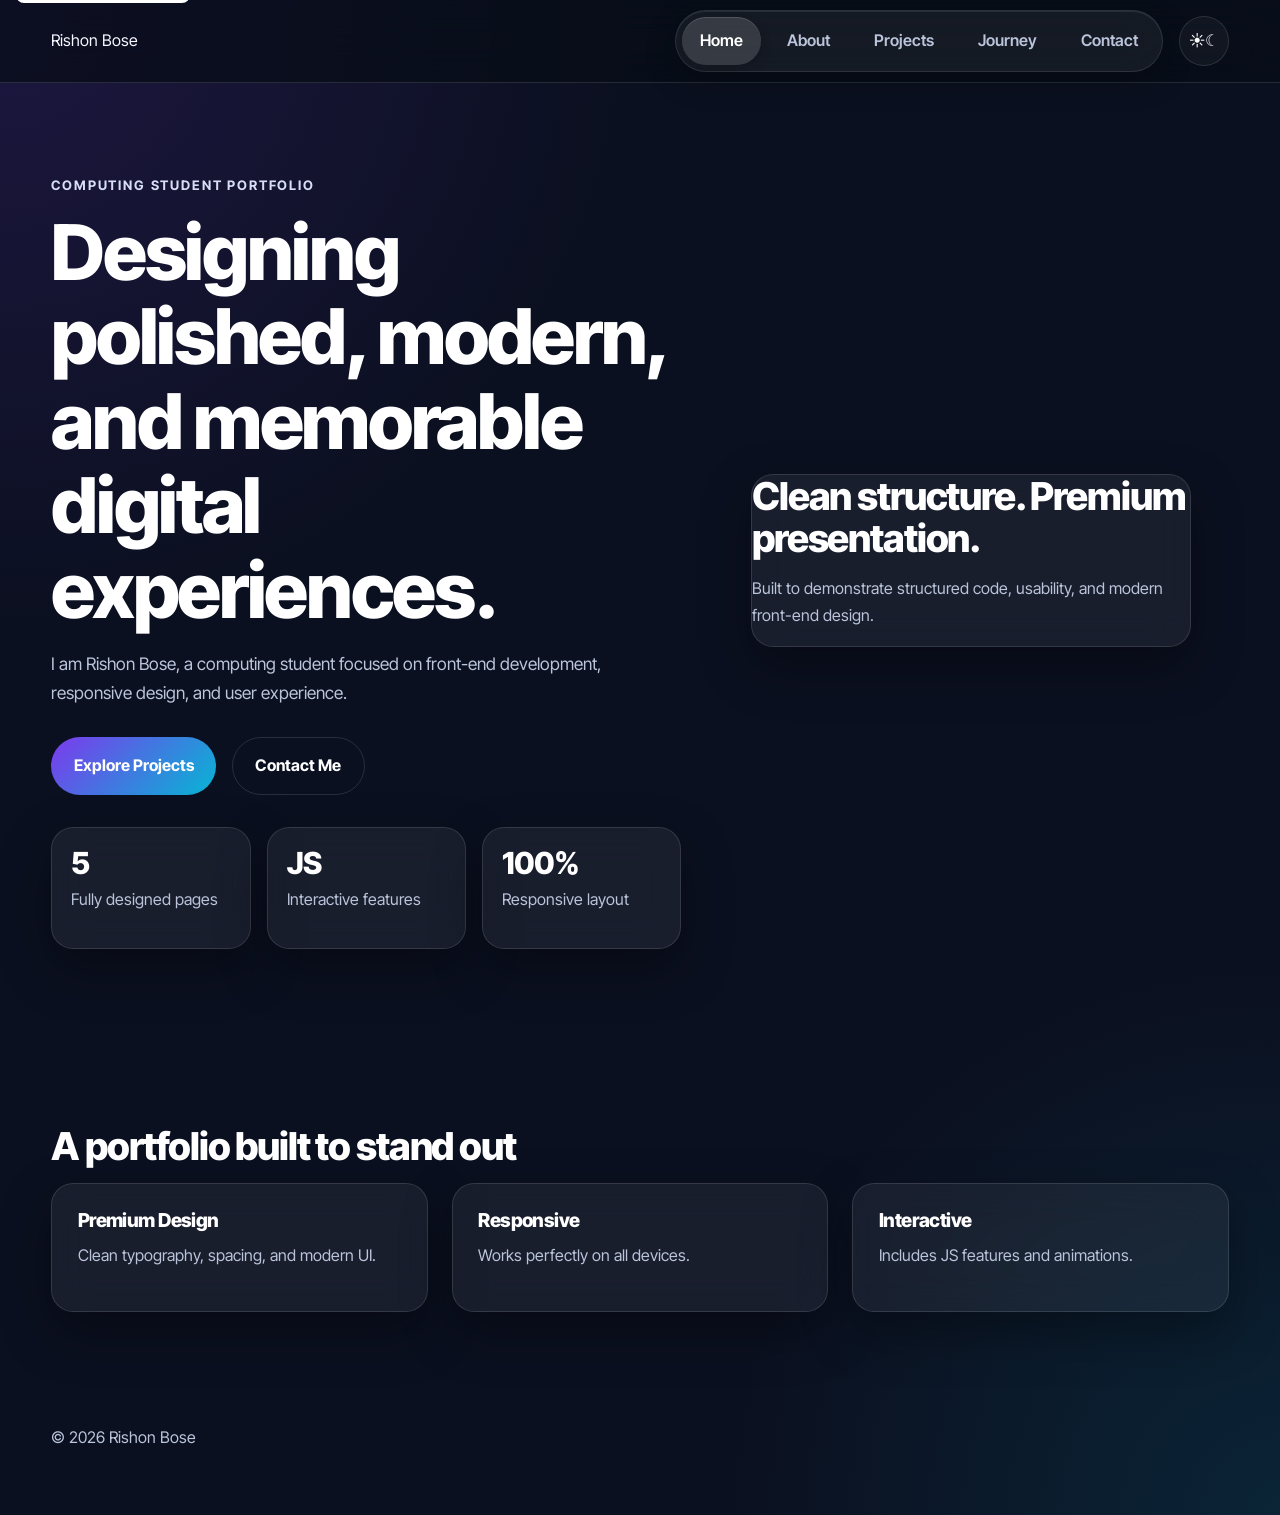
<file: index.html>
<!DOCTYPE html>
<html lang="en">
<head>
  <meta charset="UTF-8">
  <meta name="viewport" content="width=device-width, initial-scale=1.0">
  <title>Rishon Bose | Portfolio</title>

  <!-- Google Font -->
  <link href="https://fonts.googleapis.com/css2?family=Inter+Tight:wght@400;500;600;700;800&display=swap" rel="stylesheet">

  <!-- ✅ FIXED CSS -->
  <link rel="stylesheet" href="style.css">
</head>

<body data-page="home">

  <a class="skip-link" href="#main-content">Skip to main content</a>

  <!-- HEADER -->
  <header class="site-header">
    <div class="container nav-wrapper">
      <a class="brand-text" href="index.html">Rishon Bose</a>

      <button class="menu-toggle">
        <span></span>
        <span></span>
        <span></span>
      </button>

      <nav class="site-nav">
        <ul class="nav-list">
          <li><a class="nav-link active" href="index.html">Home</a></li>
          <li><a class="nav-link" href="about.html">About</a></li>
          <li><a class="nav-link" href="projects.html">Projects</a></li>
          <li><a class="nav-link" href="journey.html">Journey</a></li>
          <li><a class="nav-link" href="contact.html">Contact</a></li>
        </ul>

        <button class="theme-toggle">
          <span>☀</span>
          <span>☾</span>
        </button>
      </nav>
    </div>
  </header>

  <!-- MAIN -->
  <main id="main-content">

    <!-- HERO -->
    <section class="hero section">
      <div class="container hero-grid">

        <div class="hero-copy">
          <p class="eyebrow">Computing Student Portfolio</p>
          <h1>Designing polished, modern, and memorable digital experiences.</h1>

          <p class="lead">
            I am Rishon Bose, a computing student focused on front-end development,
            responsive design, and user experience.
          </p>

          <div class="button-row">
            <a class="btn btn-primary" href="projects.html">Explore Projects</a>
            <a class="btn btn-secondary" href="contact.html">Contact Me</a>
          </div>

          <div class="hero-meta">
            <div class="metric-card glass-card">
              <h2>5</h2>
              <p>Fully designed pages</p>
            </div>

            <div class="metric-card glass-card">
              <h2>JS</h2>
              <p>Interactive features</p>
            </div>

            <div class="metric-card glass-card">
              <h2>100%</h2>
              <p>Responsive layout</p>
            </div>
          </div>
        </div>

        <div class="hero-visual">
          <div class="glass-card hero-panel">
            <h2>Clean structure. Premium presentation.</h2>
            <p>
              Built to demonstrate structured code, usability,
              and modern front-end design.
            </p>
          </div>
        </div>

      </div>
    </section>

    <!-- OVERVIEW -->
    <section class="section">
      <div class="container">

        <h2>A portfolio built to stand out</h2>

        <div class="feature-grid">

          <div class="glass-card feature-card">
            <h3>Premium Design</h3>
            <p>Clean typography, spacing, and modern UI.</p>
          </div>

          <div class="glass-card feature-card">
            <h3>Responsive</h3>
            <p>Works perfectly on all devices.</p>
          </div>

          <div class="glass-card feature-card">
            <h3>Interactive</h3>
            <p>Includes JS features and animations.</p>
          </div>

        </div>

      </div>
    </section>

  </main>

  <!-- FOOTER -->
  <footer class="site-footer">
    <div class="container">
      <p>© 2026 Rishon Bose</p>
    </div>
  </footer>

  <!-- BACK TO TOP -->
  <button class="back-to-top">↑</button>

  <script src="script.js"></script>

</body>
</html>
</file>
<file: style.css>
:root {
  --bg: #0b1020;
  --bg-soft: #11192e;
  --surface: rgba(255, 255, 255, 0.06);
  --surface-strong: rgba(255, 255, 255, 0.1);
  --border: rgba(255, 255, 255, 0.12);
  --text: #f4f7ff;
  --text-soft: #bac4da;
  --heading: #ffffff;
  --accent-1: #7c3aed;
  --accent-2: #06b6d4;
  --gradient: linear-gradient(135deg, #7c3aed, #06b6d4);
  --radius: 22px;
  --shadow: 0 20px 50px rgba(0, 0, 0, 0.35);
  --container: 1180px;
  --transition: 0.3s ease;
}

body.light-theme {
  --bg: #f3f6fc;
  --bg-soft: #e7edf8;
  --surface: rgba(255, 255, 255, 0.86);
  --surface-strong: rgba(255, 255, 255, 1);
  --border: rgba(17, 24, 39, 0.08);
  --text: #162033;
  --text-soft: #52617d;
  --heading: #091120;
  --shadow: 0 18px 36px rgba(15, 23, 42, 0.1);
}

*,
*::before,
*::after {
  box-sizing: border-box;
}

html {
  scroll-behavior: smooth;
}

@media (prefers-reduced-motion: reduce) {
  html {
    scroll-behavior: auto;
  }

  *,
  *::before,
  *::after {
    animation: none !important;
    transition: none !important;
  }
}

body {
  margin: 0;
  font-family: "Inter Tight", sans-serif;
  background:
    radial-gradient(circle at top left, rgba(124, 58, 237, 0.16), transparent 32%),
    radial-gradient(circle at bottom right, rgba(6, 182, 212, 0.12), transparent 28%),
    var(--bg);
  color: var(--text);
  line-height: 1.7;
  overflow-x: hidden;
}

img {
  display: block;
  max-width: 100%;
}

a {
  color: inherit;
  text-decoration: none;
}

button,
input,
textarea {
  font: inherit;
}

ul {
  margin: 0;
}

.skip-link {
  position: absolute;
  left: 1rem;
  top: -3rem;
  z-index: 9999;
  background: #ffffff;
  color: #000000;
  padding: 0.75rem 1rem;
  border-radius: 0.5rem;
}

.skip-link:focus {
  top: 1rem;
}

a:focus-visible,
button:focus-visible,
input:focus-visible,
textarea:focus-visible {
  outline: 3px solid var(--accent-2);
  outline-offset: 3px;
}

.container {
  width: min(92%, var(--container));
  margin: 0 auto;
}

.section {
  padding: 5.5rem 0;
}

.section-soft {
  background: linear-gradient(180deg, rgba(255, 255, 255, 0.025), transparent);
}

.eyebrow {
  display: inline-block;
  margin: 0 0 0.9rem;
  text-transform: uppercase;
  letter-spacing: 0.14em;
  font-size: 0.82rem;
  font-weight: 700;
  color: #d7def5;
}

body.light-theme .eyebrow {
  color: #5d6f8f;
}

h1,
h2,
h3 {
  margin-top: 0;
  line-height: 1.1;
  letter-spacing: -0.03em;
  color: var(--heading);
  font-weight: 800;
}

h1 {
  font-size: clamp(2.8rem, 6vw, 5.2rem);
  margin-bottom: 1rem;
}

h2 {
  font-size: clamp(1.8rem, 3vw, 2.6rem);
  margin-bottom: 1rem;
}

h3 {
  font-size: 1.2rem;
  margin-bottom: 0.7rem;
}

p {
  margin-top: 0;
  color: var(--text-soft);
}

.lead {
  max-width: 700px;
  font-size: 1.08rem;
}

.section-heading {
  max-width: 760px;
  margin-bottom: 2.4rem;
}

.glass-card {
  background: var(--surface);
  border: 1px solid var(--border);
  border-radius: var(--radius);
  box-shadow: var(--shadow);
  backdrop-filter: blur(18px);
  -webkit-backdrop-filter: blur(18px);
}

.site-header {
  position: sticky;
  top: 0;
  z-index: 1000;
  background: rgba(8, 13, 23, 0.72);
  border-bottom: 1px solid var(--border);
  backdrop-filter: blur(18px);
  -webkit-backdrop-filter: blur(18px);
}

body.light-theme .site-header {
  background: rgba(241, 245, 252, 0.82);
}

.nav-wrapper {
  min-height: 82px;
  display: flex;
  align-items: center;
  justify-content: space-between;
  gap: 1rem;
}

.brand {
  width: 50px;
  height: 50px;
  border-radius: 16px;
  display: grid;
  place-items: center;
  background: var(--gradient);
  color: #ffffff;
  font-weight: 800;
  font-size: 1rem;
  flex-shrink: 0;
}

.site-nav {
  display: flex;
  align-items: center;
  gap: 1rem;
}

.nav-list {
  list-style: none;
  padding: 6px;
  margin: 0;
  display: flex;
  align-items: center;
  gap: 0.5rem;
  border-radius: 999px;
  background: rgba(255, 255, 255, 0.06);
  border: 1px solid rgba(255, 255, 255, 0.1);
  backdrop-filter: blur(18px);
  -webkit-backdrop-filter: blur(18px);
  box-shadow:
    inset 0 1px 0 rgba(255, 255, 255, 0.08),
    0 10px 30px rgba(0, 0, 0, 0.25);
}

.nav-link {
  display: inline-flex;
  align-items: center;
  justify-content: center;
  padding: 10px 18px;
  border-radius: 999px;
  font-weight: 600;
  color: var(--text-soft);
  transition:
    color 0.35s cubic-bezier(0.22, 1, 0.36, 1),
    background 0.35s cubic-bezier(0.22, 1, 0.36, 1),
    transform 0.35s cubic-bezier(0.22, 1, 0.36, 1),
    box-shadow 0.35s cubic-bezier(0.22, 1, 0.36, 1);
}

.nav-link:hover {
  color: var(--heading);
  background: rgba(255, 255, 255, 0.08);
  transform: translateY(-1px);
}

.nav-link.active {
  color: #ffffff;
  background: rgba(255, 255, 255, 0.14);
  box-shadow:
    inset 0 1px 0 rgba(255, 255, 255, 0.14),
    0 4px 12px rgba(0, 0, 0, 0.18);
}

body.light-theme .nav-list {
  background: rgba(255, 255, 255, 0.62);
  border: 1px solid rgba(17, 24, 39, 0.08);
  box-shadow:
    inset 0 1px 0 rgba(255, 255, 255, 0.65),
    0 10px 24px rgba(15, 23, 42, 0.08);
}

body.light-theme .nav-link {
  color: #52617d;
}

body.light-theme .nav-link:hover {
  color: #091120;
  background: rgba(255, 255, 255, 0.72);
}

body.light-theme .nav-link.active {
  color: #091120;
  background: #ffffff;
  box-shadow:
    inset 0 1px 0 rgba(255, 255, 255, 0.9),
    0 6px 16px rgba(15, 23, 42, 0.08);
}

.menu-toggle,
.theme-toggle,
.btn,
.filter-btn,
.modal-close,
.faq-question,
.back-to-top {
  cursor: pointer;
  border: 0;
}

.menu-toggle {
  display: none;
  width: 48px;
  height: 48px;
  border-radius: 14px;
  background: transparent;
  border: 1px solid var(--border);
}

.menu-toggle span {
  display: block;
  width: 22px;
  height: 2px;
  margin: 4px auto;
  border-radius: 999px;
  background: var(--heading);
}

.theme-toggle {
  width: 50px;
  height: 50px;
  padding: 0;
  border-radius: 50%;
  border: 1px solid var(--border);
  background: rgba(255, 255, 255, 0.04);
  color: var(--heading);
  display: inline-flex;
  align-items: center;
  justify-content: center;
  position: relative;
  overflow: hidden;
  transition: transform var(--transition), background var(--transition);
}

.theme-toggle:hover {
  transform: translateY(-2px);
  background: rgba(255, 255, 255, 0.08);
}

.theme-icon {
  position: absolute;
  font-size: 1.05rem;
  line-height: 1;
  transition: opacity var(--transition), transform var(--transition);
}

.theme-icon.sun {
  opacity: 0;
  transform: scale(0.7) rotate(-20deg);
}

.theme-icon.moon {
  opacity: 1;
  transform: scale(1) rotate(0deg);
}

body.light-theme .theme-icon.sun {
  opacity: 1;
  transform: scale(1) rotate(0deg);
}

body.light-theme .theme-icon.moon {
  opacity: 0;
  transform: scale(0.7) rotate(18deg);
}

.hero {
  min-height: calc(100vh - 82px);
  display: flex;
  align-items: center;
}

.hero-grid,
.split-grid,
.contact-grid,
.about-grid {
  display: grid;
  gap: 2rem;
}

.hero-grid {
  grid-template-columns: 1.1fr 0.9fr;
  align-items: center;
}

.hero-copy .lead {
  max-width: 640px;
}

.button-row {
  display: flex;
  flex-wrap: wrap;
  gap: 1rem;
  margin-top: 1.8rem;
}

.btn {
  min-height: 52px;
  padding: 0.9rem 1.4rem;
  border-radius: 999px;
  display: inline-flex;
  align-items: center;
  justify-content: center;
  font-weight: 700;
  transition: transform var(--transition), opacity var(--transition), background var(--transition);
}

.btn:hover {
  transform: translateY(-2px);
}

.btn-primary {
  background: var(--gradient);
  color: #ffffff;
}

.btn-secondary {
  background: transparent;
  color: var(--heading);
  border: 1px solid var(--border);
}

.hero-meta {
  margin-top: 2rem;
  display: grid;
  grid-template-columns: repeat(3, minmax(0, 1fr));
  gap: 1rem;
}

.metric-card {
  padding: 1.2rem;
}

.metric-card h2 {
  margin-bottom: 0.35rem;
  font-size: 1.9rem;
}

.hero-visual {
  position: relative;
  min-height: 440px;
  display: grid;
  place-items: center;
}

.hero-panel {
  width: min(100%, 440px);
  position: relative;
  z-index: 2;
  overflow: hidden;
}

.hero-panel-top {
  padding: 1rem 1.2rem 0;
  display: flex;
  gap: 0.5rem;
}

.panel-dot {
  width: 10px;
  height: 10px;
  border-radius: 50%;
  background-color: rgba(255, 255, 255, 0.35);
}

.hero-panel-body {
  padding: 1.4rem 1.5rem 1.6rem;
}

.panel-badge,
.tag,
.timeline-label {
  display: inline-block;
  padding: 0.45rem 0.8rem;
  border-radius: 999px;
  background: rgba(124, 58, 237, 0.18);
  color: #eadcff;
  font-size: 0.84rem;
  font-weight: 700;
}

body.light-theme .panel-badge,
body.light-theme .tag,
body.light-theme .timeline-label {
  color: #622ca6;
}

.panel-grid {
  display: grid;
  grid-template-columns: repeat(2, minmax(0, 1fr));
  gap: 0.8rem;
  margin-top: 1.4rem;
}

.panel-block {
  padding: 1rem;
  border-radius: 16px;
  background: rgba(255, 255, 255, 0.04);
}

.panel-block strong {
  display: block;
  margin-bottom: 0.2rem;
  color: var(--heading);
}

.orb {
  position: absolute;
  border-radius: 50%;
  filter: blur(52px);
  opacity: 0.5;
}

.orb-one {
  width: 180px;
  height: 180px;
  background: rgba(124, 58, 237, 0.5);
  top: 40px;
  right: 30px;
}

.orb-two {
  width: 150px;
  height: 150px;
  background: rgba(6, 182, 212, 0.5);
  left: 20px;
  bottom: 30px;
}

.feature-grid,
.page-card-grid,
.project-grid,
.skill-grid {
  display: grid;
  gap: 1.5rem;
}

.feature-grid {
  grid-template-columns: repeat(3, minmax(0, 1fr));
}

.page-card-grid {
  grid-template-columns: repeat(4, minmax(0, 1fr));
}

.project-grid {
  grid-template-columns: repeat(3, minmax(0, 1fr));
}

.skill-grid {
  grid-template-columns: repeat(2, minmax(0, 1fr));
}

.feature-card,
.page-card,
.project-card,
.skill-card,
.contact-card,
.profile-card,
.timeline-item,
.checklist-card {
  padding: 1.6rem;
}

.page-card {
  transition: transform var(--transition), border-color var(--transition);
}

.page-card:hover {
  transform: translateY(-6px);
  border-color: rgba(124, 58, 237, 0.5);
}

.page-card-label {
  display: inline-block;
  margin-bottom: 0.7rem;
  color: var(--text-soft);
  font-weight: 700;
}

.split-grid,
.contact-grid,
.about-grid {
  grid-template-columns: repeat(2, minmax(0, 1fr));
  align-items: center;
}

.profile-card {
  min-height: 420px;
  display: flex;
  align-items: center;
  justify-content: center;
  text-align: center;
}

.profile-img {
  width: 260px;
  height: 260px;
  border-radius: 50%;
  object-fit: cover;
  object-position: center;
  display: block;
  border: 4px solid rgba(255, 255, 255, 0.12);
  box-shadow: 0 20px 50px rgba(0, 0, 0, 0.6);
  transition: transform var(--transition), box-shadow var(--transition);
}

.profile-img:hover {
  transform: scale(1.05);
  box-shadow: 0 25px 70px rgba(0, 0, 0, 0.8);
}

.profile-caption {
  margin-top: 1rem;
  margin-bottom: 0;
}

.checklist-card h3 {
  margin-bottom: 1rem;
}

.check-list {
  padding-left: 1.1rem;
}

.check-list li {
  margin-bottom: 0.8rem;
  color: var(--text-soft);
}

.filter-row {
  display: flex;
  flex-wrap: wrap;
  gap: 0.8rem;
  margin-bottom: 2rem;
}

.filter-btn {
  padding: 0.8rem 1.1rem;
  border-radius: 999px;
  background: transparent;
  color: var(--heading);
  border: 1px solid var(--border);
  font-weight: 700;
}

.filter-btn.active {
  background: var(--gradient);
  color: #ffffff;
  border-color: transparent;
}

.project-card {
  display: flex;
  flex-direction: column;
  gap: 1rem;
}

.project-card h2 {
  font-size: 1.45rem;
  margin-bottom: 0;
}

.timeline {
  display: grid;
  gap: 1.2rem;
}

.skill-bar {
  width: 100%;
  height: 10px;
  margin: 1rem 0 1rem;
  border-radius: 999px;
  background: rgba(255, 255, 255, 0.08);
  overflow: hidden;
}

.skill-bar span {
  display: block;
  height: 100%;
  border-radius: inherit;
  background: var(--gradient);
}

.form-group {
  margin-bottom: 1.2rem;
}

label {
  display: inline-block;
  margin-bottom: 0.4rem;
  font-weight: 700;
  color: var(--heading);
}

input,
textarea {
  width: 100%;
  padding: 0.95rem 1rem;
  border-radius: 16px;
  background: rgba(255, 255, 255, 0.04);
  border: 1px solid var(--border);
  color: var(--text);
}

body.light-theme input,
body.light-theme textarea {
  background: rgba(255, 255, 255, 0.96);
}

textarea {
  resize: vertical;
  min-height: 150px;
}

.error-message {
  display: block;
  min-height: 1.1rem;
  margin-top: 0.35rem;
  font-size: 0.9rem;
  color: #ff9f9f;
}

.form-success {
  margin-top: 1rem;
  color: #83efbc;
  font-weight: 700;
}

.faq-list {
  display: grid;
  gap: 1rem;
}

.faq-item {
  padding: 0;
  overflow: hidden;
}

.faq-question {
  width: 100%;
  padding: 1.25rem 1.4rem;
  background: transparent;
  color: var(--heading);
  text-align: left;
  font-weight: 700;
}

.faq-answer {
  display: none;
  padding: 0 1.4rem 1.3rem;
}

.faq-item.open .faq-answer {
  display: block;
}

.modal {
  position: fixed;
  inset: 0;
  display: none;
  z-index: 1200;
}

.modal.show {
  display: block;
}

.modal-overlay {
  position: absolute;
  inset: 0;
  background: rgba(5, 10, 20, 0.72);
  backdrop-filter: blur(8px);
  -webkit-backdrop-filter: blur(8px);
}

.modal-box {
  position: relative;
  width: min(92%, 680px);
  margin: 12vh auto 0;
  padding: 2rem;
  z-index: 2;
}

.modal-close {
  position: absolute;
  top: 0.9rem;
  right: 1rem;
  background: transparent;
  color: var(--heading);
  font-size: 2rem;
  line-height: 1;
}

.modal-techline {
  margin-bottom: 0;
}

.text-link {
  display: inline-block;
  margin-top: 0.3rem;
  font-weight: 700;
  color: var(--heading);
}

.site-footer {
  padding: 1.5rem 0 3rem;
}

.footer-row {
  display: flex;
  align-items: center;
  justify-content: space-between;
  gap: 1rem;
}

.back-to-top {
  position: fixed;
  right: 1.2rem;
  bottom: 1.2rem;
  width: 52px;
  height: 52px;
  border-radius: 50%;
  background: var(--gradient);
  color: #ffffff;
  display: none;
  align-items: center;
  justify-content: center;
  font-size: 1.2rem;
  box-shadow: var(--shadow);
  z-index: 1100;
}

.back-to-top.show {
  display: inline-flex;
}

.reveal {
  opacity: 0;
  transform: translateY(22px);
  transition: opacity 0.7s ease, transform 0.7s ease;
}

.reveal.visible {
  opacity: 1;
  transform: translateY(0);
}

@media (max-width: 1050px) {
  .hero-grid,
  .about-grid,
  .split-grid,
  .contact-grid,
  .feature-grid,
  .page-card-grid,
  .project-grid,
  .skill-grid {
    grid-template-columns: 1fr;
  }

  .hero {
    min-height: auto;
    padding-top: 2rem;
  }
}

@media (max-width: 820px) {
  .menu-toggle {
    display: inline-block;
  }

  .site-nav {
    position: absolute;
    top: 82px;
    left: 0;
    right: 0;
    width: min(92%, var(--container));
    margin: 0 auto;
    padding: 1rem;
    border-radius: 18px;
    background: var(--bg-soft);
    border: 1px solid var(--border);
    box-shadow: var(--shadow);
    display: none;
    flex-direction: column;
    align-items: stretch;
  }

  .site-nav.open {
    display: flex;
  }

  .nav-list {
    flex-direction: column;
    align-items: flex-start;
    width: 100%;
    border-radius: 18px;
    padding: 0.6rem;
  }

  .nav-link {
    width: 100%;
    justify-content: flex-start;
  }

  .theme-toggle {
    width: 100%;
    border-radius: 14px;
  }

  .hero-meta {
    grid-template-columns: 1fr;
  }

  .footer-row {
    flex-direction: column;
    align-items: flex-start;
  }
  /* =========================
   LOGO TEXT (Rishon Bose)
========================= */

.brand-text {
  font-family: "Inter Tight", sans-serif;

  font-size: 1.2rem;
  font-weight: 700;
  letter-spacing: -0.02em;

  color: #000000;

  text-decoration: none;

  display: inline-flex;
  align-items: center;

  transition: all 0.35s ease;
}

/* HOVER (smooth premium feel) */
.brand-text:hover {
  opacity: 0.7;
  transform: translateY(-1px);
}

/* DARK MODE FIX */
body:not(.light-theme) .brand-text {
  color: #ffffff;
}
}
</file>
